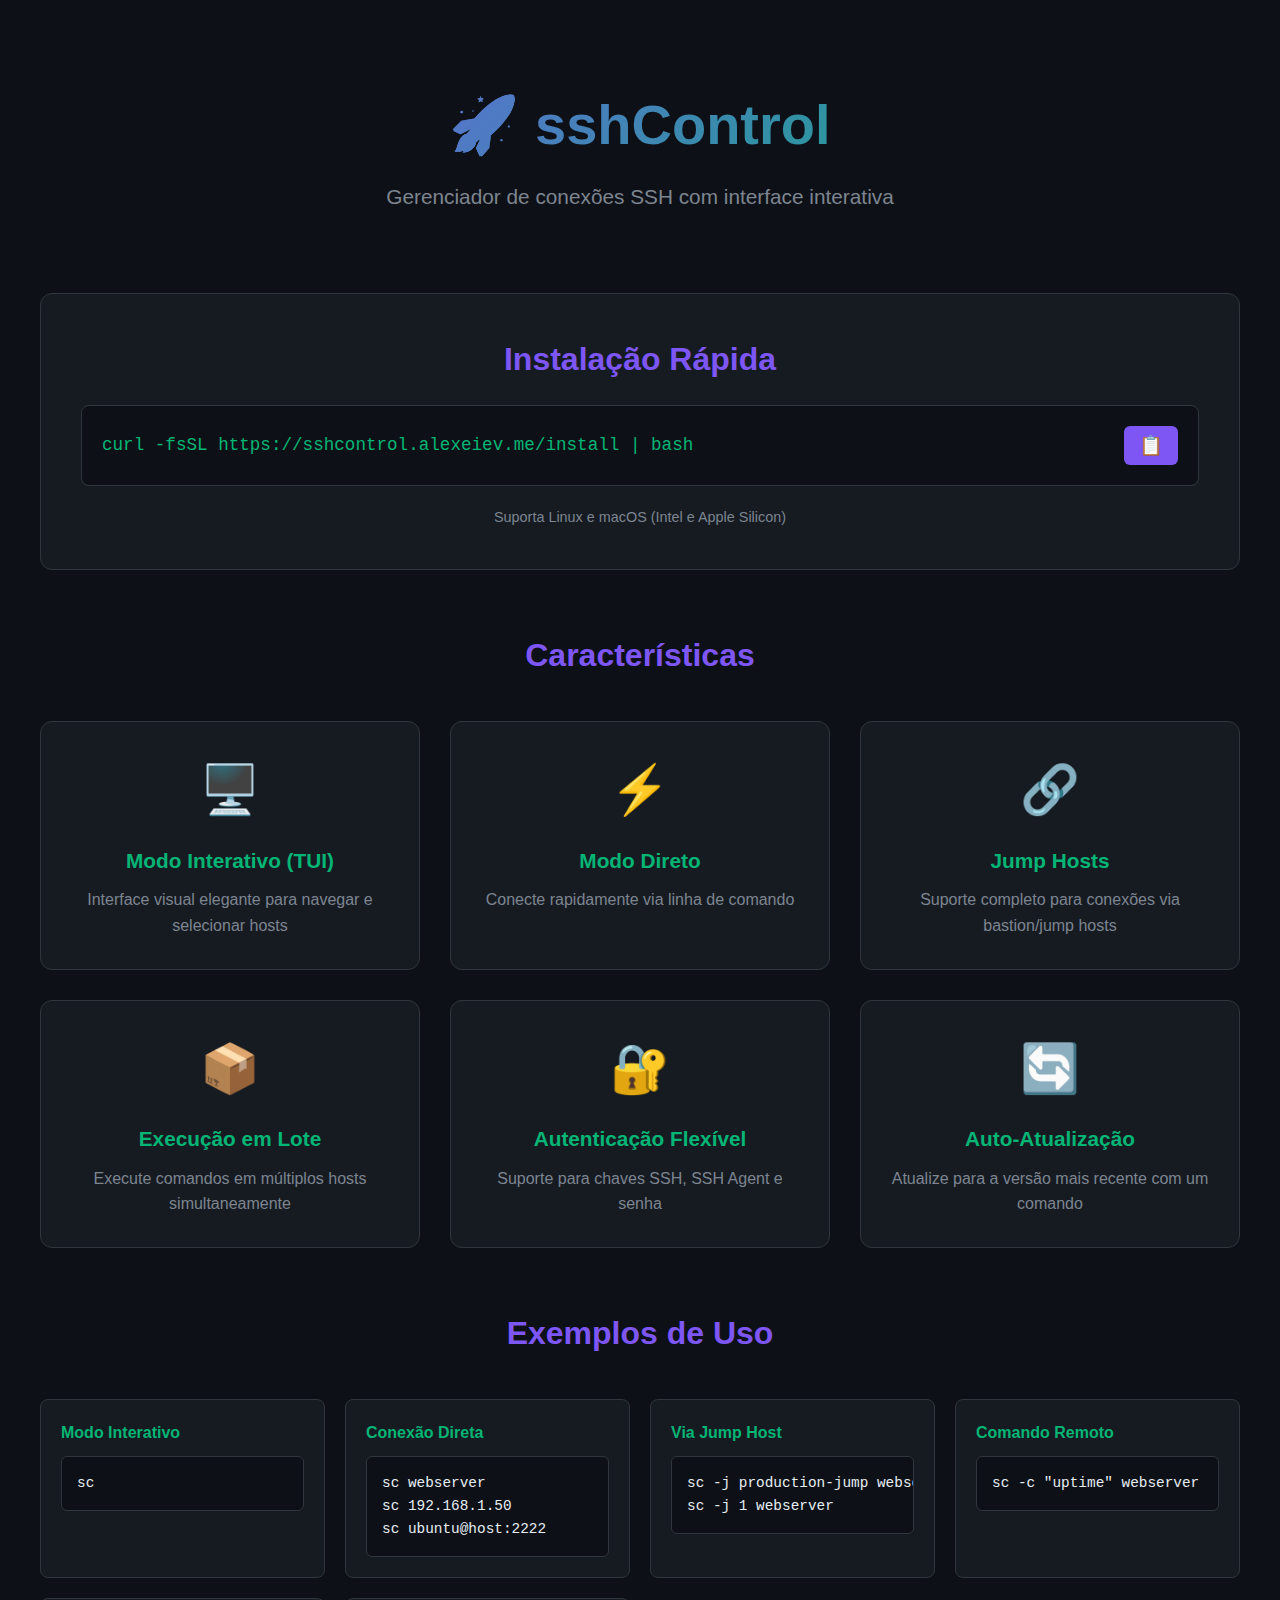
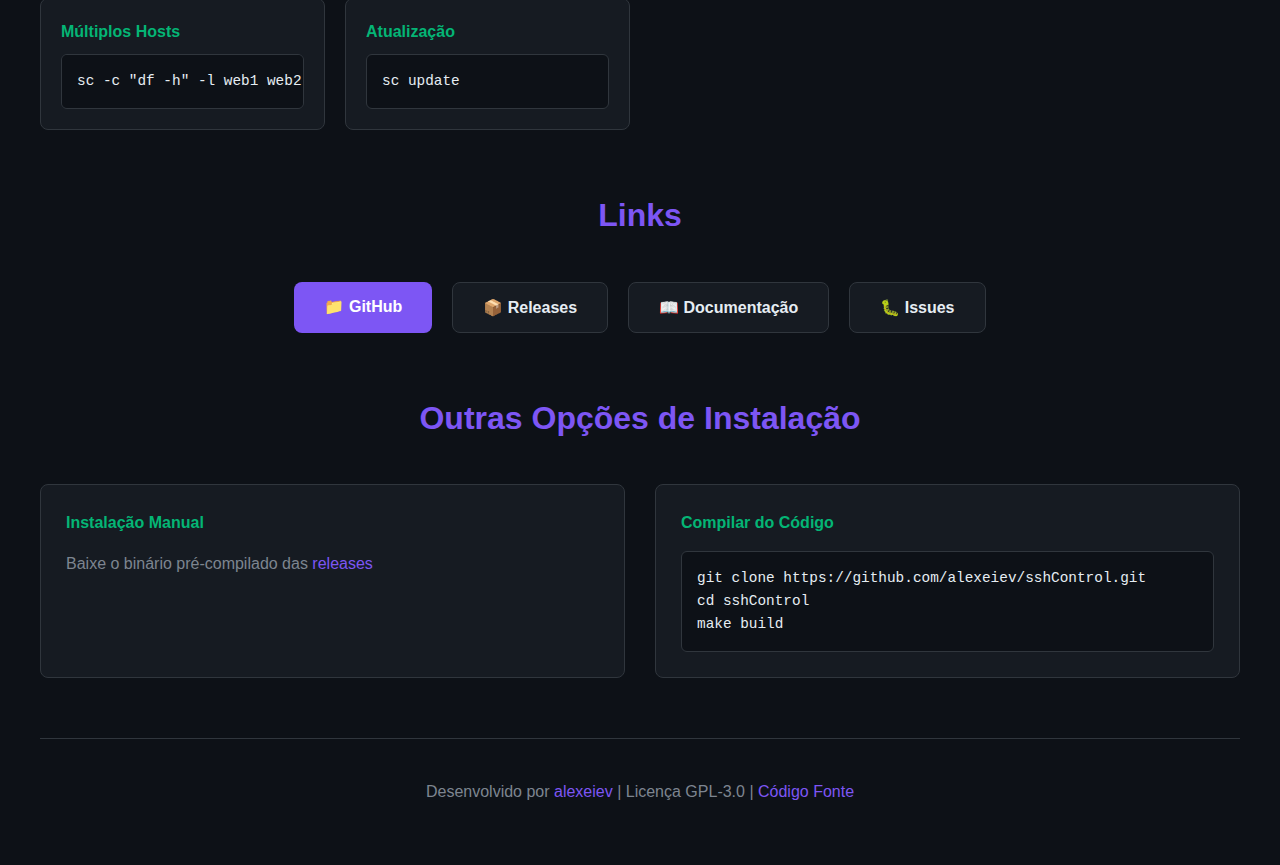
<file: docs/index.html>
<!DOCTYPE html>
<html lang="pt-BR">
<head>
    <meta charset="UTF-8">
    <meta name="viewport" content="width=device-width, initial-scale=1.0">
    <meta name="description" content="sshControl - Gerenciador de conexões SSH com interface interativa (TUI) e modo CLI direto">
    <meta name="keywords" content="ssh, terminal, cli, tui, jump host, bastion, devops">
    <title>sshControl - Gerenciador de Conexões SSH</title>
    <link rel="stylesheet" href="style.css">
</head>
<body>
    <div class="container">
        <header>
            <h1>🚀 sshControl</h1>
            <p class="tagline">Gerenciador de conexões SSH com interface interativa</p>
        </header>

        <section class="hero">
            <div class="install-box">
                <h2>Instalação Rápida</h2>
                <div class="command-box">
                    <code>curl -fsSL https://sshcontrol.alexeiev.me/install | bash</code>
                    <button onclick="copyToClipboard()" class="copy-btn" title="Copiar comando">
                        📋
                    </button>
                </div>
                <p class="install-note">Suporta Linux e macOS (Intel e Apple Silicon)</p>
            </div>
        </section>

        <section class="features">
            <h2>Características</h2>
            <div class="feature-grid">
                <div class="feature">
                    <div class="feature-icon">🖥️</div>
                    <h3>Modo Interativo (TUI)</h3>
                    <p>Interface visual elegante para navegar e selecionar hosts</p>
                </div>
                <div class="feature">
                    <div class="feature-icon">⚡</div>
                    <h3>Modo Direto</h3>
                    <p>Conecte rapidamente via linha de comando</p>
                </div>
                <div class="feature">
                    <div class="feature-icon">🔗</div>
                    <h3>Jump Hosts</h3>
                    <p>Suporte completo para conexões via bastion/jump hosts</p>
                </div>
                <div class="feature">
                    <div class="feature-icon">📦</div>
                    <h3>Execução em Lote</h3>
                    <p>Execute comandos em múltiplos hosts simultaneamente</p>
                </div>
                <div class="feature">
                    <div class="feature-icon">🔐</div>
                    <h3>Autenticação Flexível</h3>
                    <p>Suporte para chaves SSH, SSH Agent e senha</p>
                </div>
                <div class="feature">
                    <div class="feature-icon">🔄</div>
                    <h3>Auto-Atualização</h3>
                    <p>Atualize para a versão mais recente com um comando</p>
                </div>
            </div>
        </section>

        <section class="usage">
            <h2>Exemplos de Uso</h2>
            <div class="example-grid">
                <div class="example">
                    <h4>Modo Interativo</h4>
                    <pre><code>sc</code></pre>
                </div>
                <div class="example">
                    <h4>Conexão Direta</h4>
                    <pre><code>sc webserver
sc 192.168.1.50
sc ubuntu@host:2222</code></pre>
                </div>
                <div class="example">
                    <h4>Via Jump Host</h4>
                    <pre><code>sc -j production-jump webserver
sc -j 1 webserver</code></pre>
                </div>
                <div class="example">
                    <h4>Comando Remoto</h4>
                    <pre><code>sc -c "uptime" webserver</code></pre>
                </div>
                <div class="example">
                    <h4>Múltiplos Hosts</h4>
                    <pre><code>sc -c "df -h" -l web1 web2 web3</code></pre>
                </div>
                <div class="example">
                    <h4>Atualização</h4>
                    <pre><code>sc update</code></pre>
                </div>
            </div>
        </section>

        <section class="links">
            <h2>Links</h2>
            <div class="link-buttons">
                <a href="https://github.com/alexeiev/sshControl" class="btn btn-primary" target="_blank">
                    📁 GitHub
                </a>
                <a href="https://github.com/alexeiev/sshControl/releases" class="btn btn-secondary" target="_blank">
                    📦 Releases
                </a>
                <a href="https://github.com/alexeiev/sshControl/blob/main/README.md" class="btn btn-secondary" target="_blank">
                    📖 Documentação
                </a>
                <a href="https://github.com/alexeiev/sshControl/issues" class="btn btn-secondary" target="_blank">
                    🐛 Issues
                </a>
            </div>
        </section>

        <section class="manual-install">
            <h2>Outras Opções de Instalação</h2>
            <div class="install-options">
                <div class="option">
                    <h4>Instalação Manual</h4>
                    <p>Baixe o binário pré-compilado das <a href="https://github.com/alexeiev/sshControl/releases/latest">releases</a></p>
                </div>
                <div class="option">
                    <h4>Compilar do Código</h4>
                    <pre><code>git clone https://github.com/alexeiev/sshControl.git
cd sshControl
make build</code></pre>
                </div>
            </div>
        </section>

        <footer>
            <p>
                Desenvolvido por <a href="https://github.com/alexeiev" target="_blank">alexeiev</a>
                | Licença GPL-3.0
                | <a href="https://github.com/alexeiev/sshControl">Código Fonte</a>
            </p>
        </footer>
    </div>

    <script>
        function copyToClipboard() {
            const command = 'curl -fsSL https://sshcontrol.alexeiev.me/install | bash';
            navigator.clipboard.writeText(command).then(() => {
                const btn = document.querySelector('.copy-btn');
                btn.textContent = '✅';
                setTimeout(() => {
                    btn.textContent = '📋';
                }, 2000);
            }).catch(err => {
                console.error('Erro ao copiar:', err);
            });
        }
    </script>
</body>
</html>
</file>
<file: docs/style.css>
:root {
    --primary-color: #7D56F4;
    --secondary-color: #04B575;
    --background: #0d1117;
    --surface: #161b22;
    --text: #e6edf3;
    --text-muted: #7d8590;
    --border: #30363d;
    --code-bg: #0d1117;
}

* {
    margin: 0;
    padding: 0;
    box-sizing: border-box;
}

body {
    font-family: -apple-system, BlinkMacSystemFont, 'Segoe UI', 'Roboto', 'Oxygen', 'Ubuntu', 'Cantarell', 'Fira Sans', 'Droid Sans', 'Helvetica Neue', sans-serif;
    background: var(--background);
    color: var(--text);
    line-height: 1.6;
    padding: 20px;
}

.container {
    max-width: 1200px;
    margin: 0 auto;
}

header {
    text-align: center;
    padding: 60px 0 40px;
}

header h1 {
    font-size: 3.5rem;
    margin-bottom: 10px;
    background: linear-gradient(135deg, var(--primary-color) 0%, var(--secondary-color) 100%);
    -webkit-background-clip: text;
    -webkit-text-fill-color: transparent;
    background-clip: text;
}

.tagline {
    font-size: 1.3rem;
    color: var(--text-muted);
}

.hero {
    margin: 40px 0;
}

.install-box {
    background: var(--surface);
    border: 1px solid var(--border);
    border-radius: 12px;
    padding: 40px;
    text-align: center;
}

.install-box h2 {
    margin-bottom: 20px;
    color: var(--primary-color);
}

.command-box {
    background: var(--code-bg);
    border: 1px solid var(--border);
    border-radius: 8px;
    padding: 20px;
    margin: 20px 0;
    display: flex;
    align-items: center;
    justify-content: space-between;
    gap: 10px;
}

.command-box code {
    flex: 1;
    font-family: 'Monaco', 'Menlo', 'Courier New', monospace;
    font-size: 1.1rem;
    color: var(--secondary-color);
    text-align: left;
}

.copy-btn {
    background: var(--primary-color);
    border: none;
    border-radius: 6px;
    padding: 8px 15px;
    font-size: 1.2rem;
    cursor: pointer;
    transition: all 0.2s;
}

.copy-btn:hover {
    opacity: 0.8;
    transform: scale(1.05);
}

.install-note {
    color: var(--text-muted);
    font-size: 0.9rem;
}

section {
    margin: 60px 0;
}

section h2 {
    text-align: center;
    font-size: 2rem;
    margin-bottom: 40px;
    color: var(--primary-color);
}

.feature-grid {
    display: grid;
    grid-template-columns: repeat(auto-fit, minmax(300px, 1fr));
    gap: 30px;
}

.feature {
    background: var(--surface);
    border: 1px solid var(--border);
    border-radius: 12px;
    padding: 30px;
    text-align: center;
    transition: transform 0.2s, border-color 0.2s;
}

.feature:hover {
    transform: translateY(-5px);
    border-color: var(--primary-color);
}

.feature-icon {
    font-size: 3rem;
    margin-bottom: 15px;
}

.feature h3 {
    font-size: 1.3rem;
    margin-bottom: 10px;
    color: var(--secondary-color);
}

.feature p {
    color: var(--text-muted);
}

.example-grid {
    display: grid;
    grid-template-columns: repeat(auto-fit, minmax(280px, 1fr));
    gap: 20px;
}

.example {
    background: var(--surface);
    border: 1px solid var(--border);
    border-radius: 8px;
    padding: 20px;
}

.example h4 {
    color: var(--secondary-color);
    margin-bottom: 10px;
}

.example pre {
    background: var(--code-bg);
    border: 1px solid var(--border);
    border-radius: 6px;
    padding: 15px;
    overflow-x: auto;
}

.example code {
    font-family: 'Monaco', 'Menlo', 'Courier New', monospace;
    font-size: 0.9rem;
    color: var(--text);
}

.link-buttons {
    display: flex;
    justify-content: center;
    gap: 20px;
    flex-wrap: wrap;
}

.btn {
    display: inline-block;
    padding: 12px 30px;
    border-radius: 8px;
    text-decoration: none;
    font-weight: 600;
    transition: all 0.2s;
}

.btn-primary {
    background: var(--primary-color);
    color: white;
}

.btn-primary:hover {
    background: #6c47d1;
    transform: translateY(-2px);
}

.btn-secondary {
    background: var(--surface);
    color: var(--text);
    border: 1px solid var(--border);
}

.btn-secondary:hover {
    border-color: var(--primary-color);
    transform: translateY(-2px);
}

.install-options {
    display: grid;
    grid-template-columns: repeat(auto-fit, minmax(400px, 1fr));
    gap: 30px;
}

.option {
    background: var(--surface);
    border: 1px solid var(--border);
    border-radius: 8px;
    padding: 25px;
}

.option h4 {
    color: var(--secondary-color);
    margin-bottom: 15px;
}

.option p {
    margin-bottom: 15px;
    color: var(--text-muted);
}

.option a {
    color: var(--primary-color);
    text-decoration: none;
}

.option a:hover {
    text-decoration: underline;
}

.option pre {
    background: var(--code-bg);
    border: 1px solid var(--border);
    border-radius: 6px;
    padding: 15px;
    overflow-x: auto;
}

.option code {
    font-family: 'Monaco', 'Menlo', 'Courier New', monospace;
    font-size: 0.9rem;
    color: var(--text);
}

footer {
    text-align: center;
    padding: 40px 0;
    margin-top: 60px;
    border-top: 1px solid var(--border);
    color: var(--text-muted);
}

footer a {
    color: var(--primary-color);
    text-decoration: none;
}

footer a:hover {
    text-decoration: underline;
}

@media (max-width: 768px) {
    header h1 {
        font-size: 2.5rem;
    }

    .tagline {
        font-size: 1.1rem;
    }

    .command-box {
        flex-direction: column;
    }

    .command-box code {
        font-size: 0.9rem;
        text-align: center;
    }

    .feature-grid,
    .example-grid,
    .install-options {
        grid-template-columns: 1fr;
    }

    .link-buttons {
        flex-direction: column;
        align-items: stretch;
    }

    .btn {
        text-align: center;
    }
}
</file>
